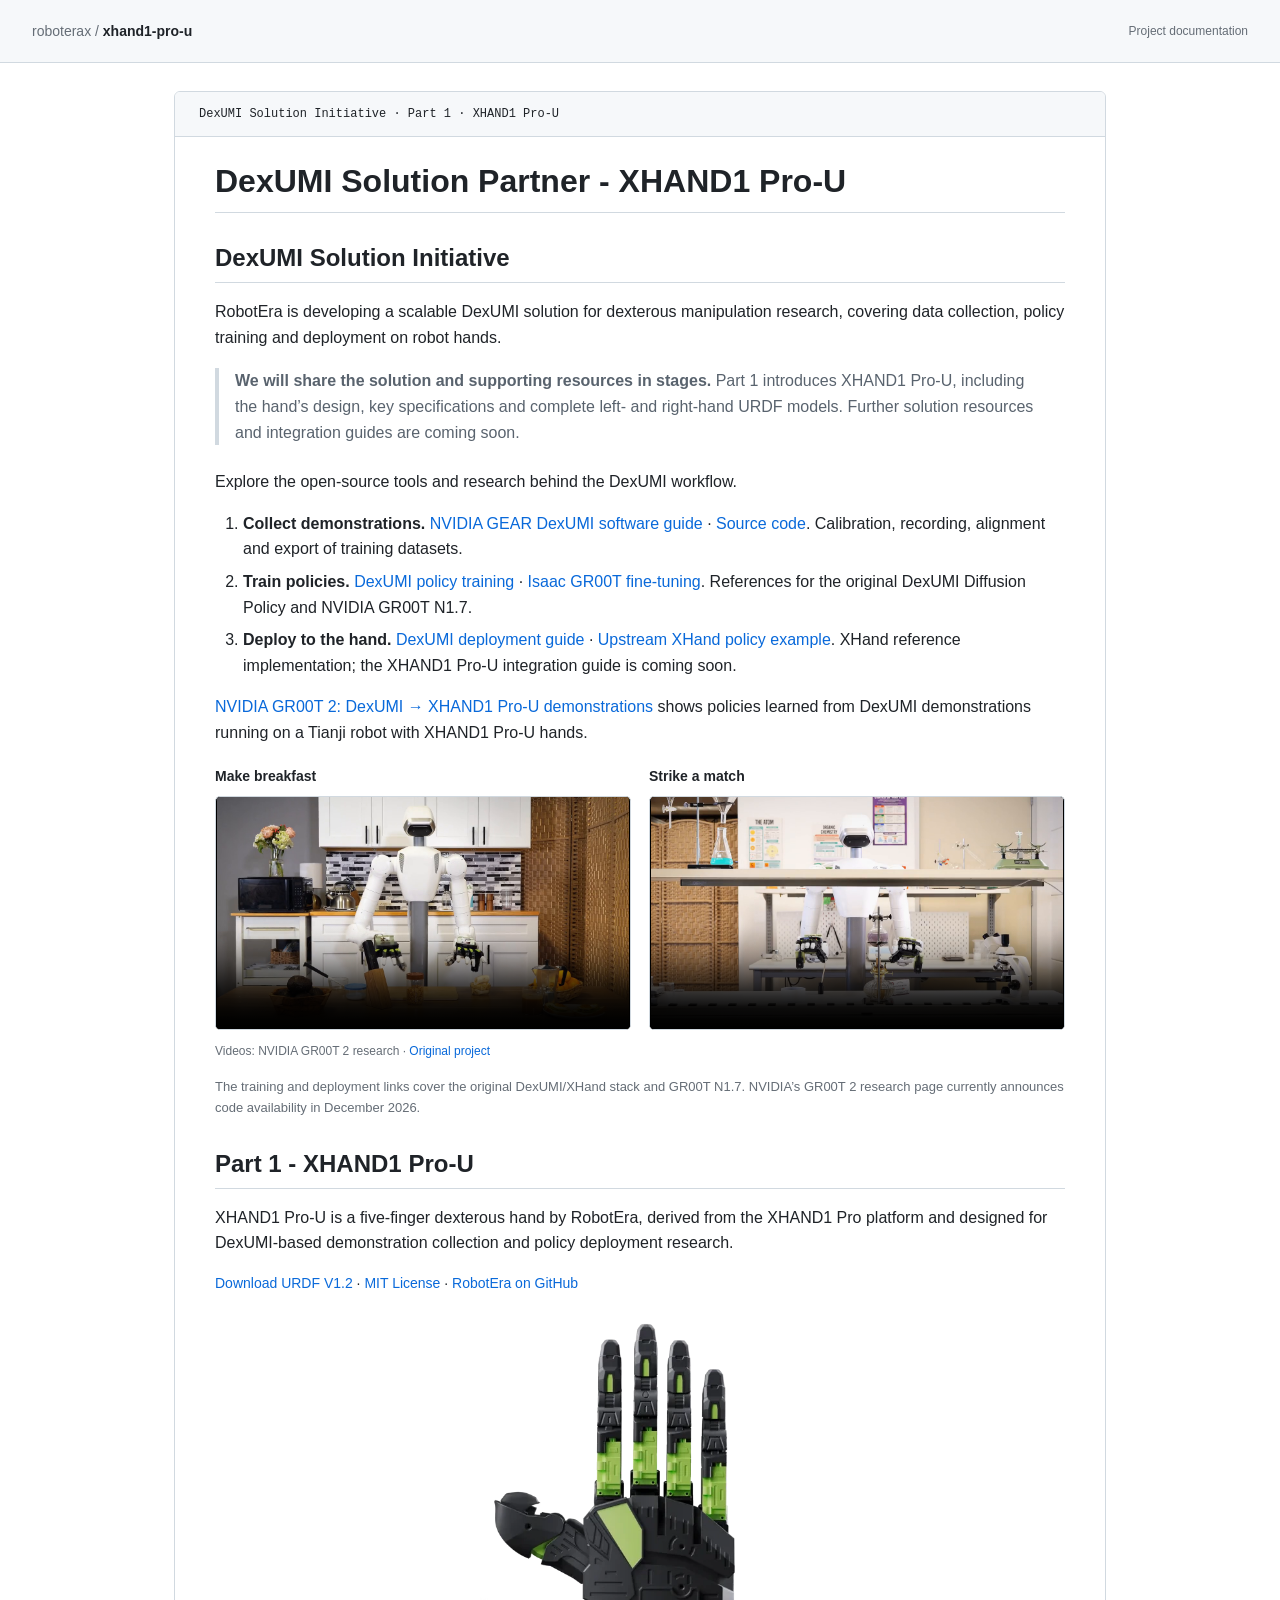
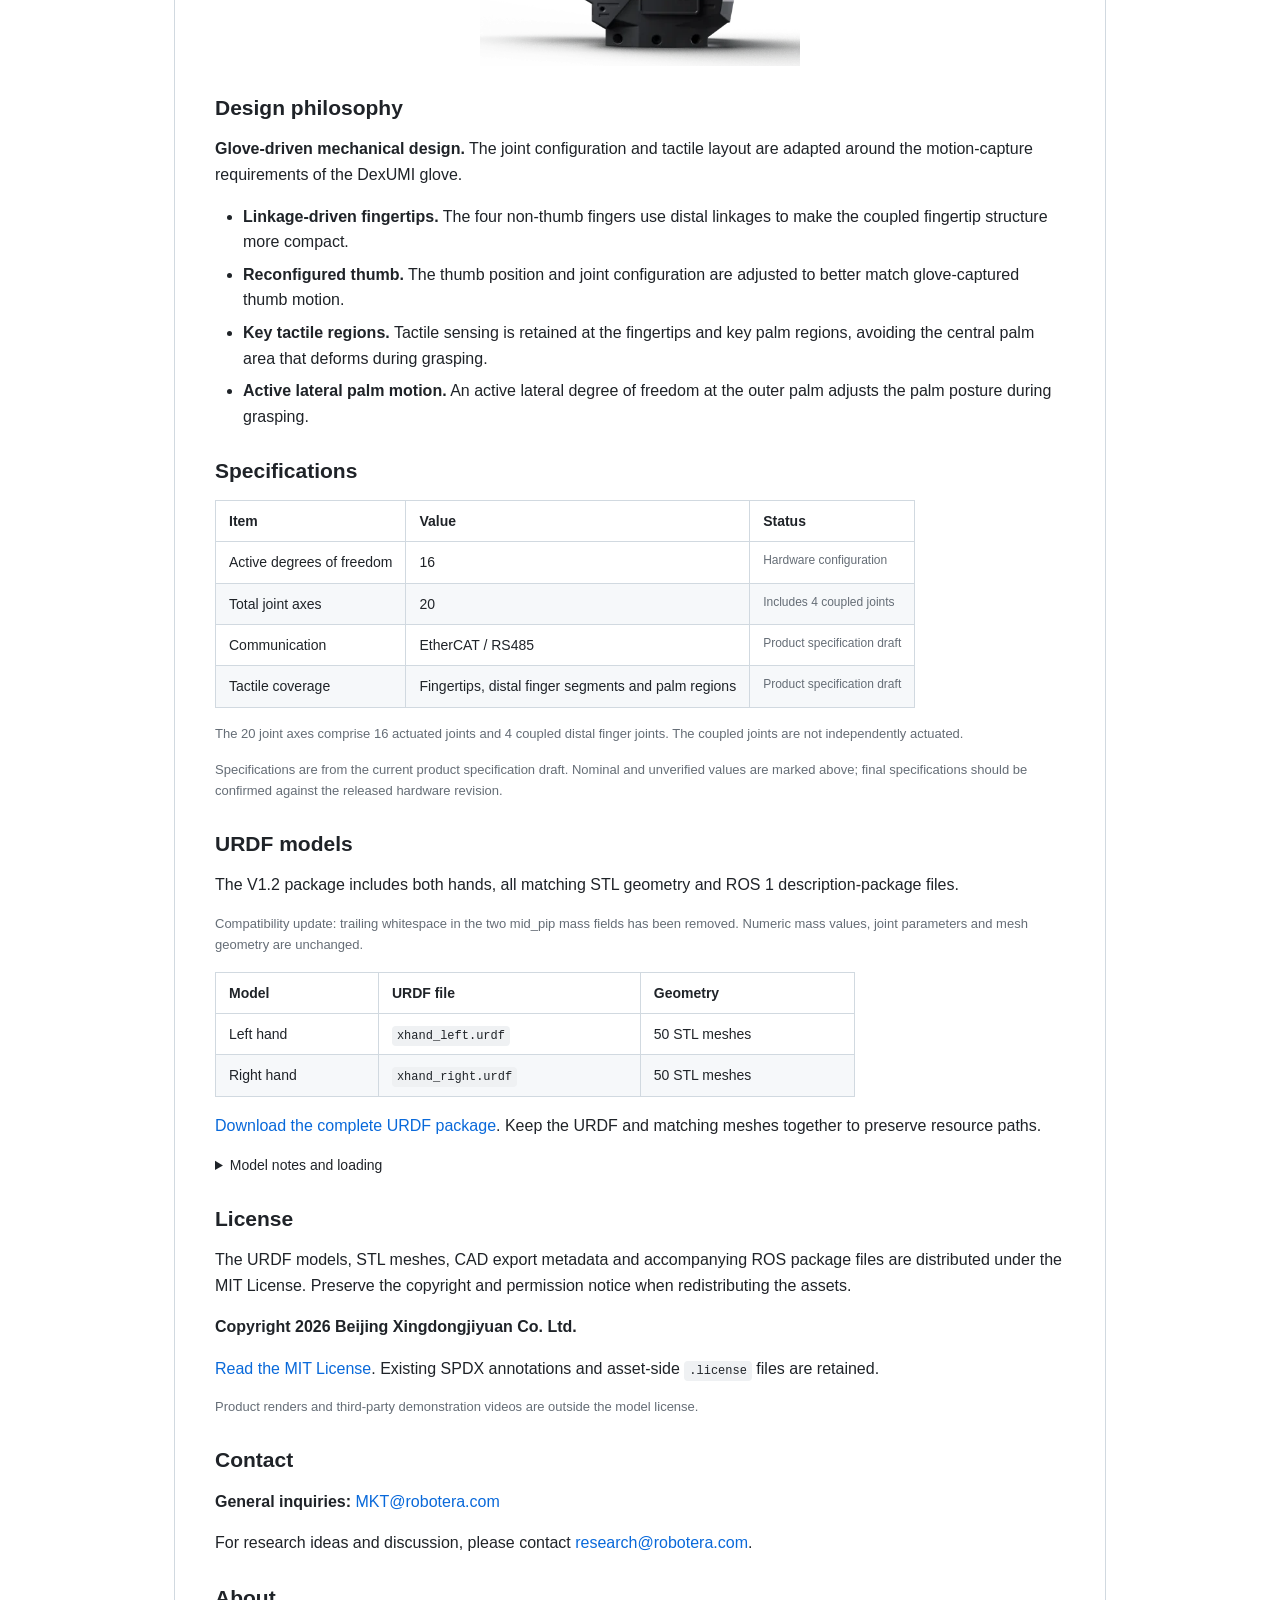
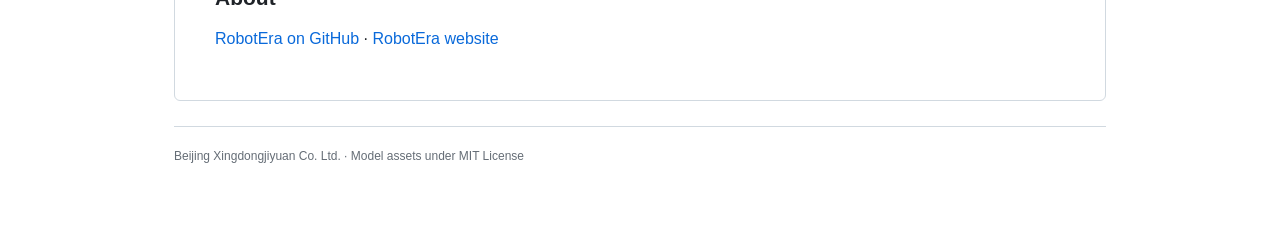
<file: docs/index.html>
<!doctype html>
<!-- SPDX-FileCopyrightText: Copyright 2026 Beijing Xingdongjiyuan Co. Ltd. -->
<!-- SPDX-License-Identifier: MIT -->
<html lang="en"><head><meta charset="utf-8"><meta name="viewport" content="width=device-width, initial-scale=1"><meta name="description" content="RobotEra’s DexUMI research initiative: a scalable solution for data collection, policy training and deployment. Part 1 introduces XHAND1 Pro-U, its URDF models and robot demonstrations."><title>DexUMI Solution Partner - XHAND1 Pro-U</title><link rel="stylesheet" href="assets/style.css?v=initiative-videos-20261110"></head><body><header class="page-header"><a class="project" href="https://github.com/roboterax"><span>roboterax / </span>xhand1-pro-u</a><span class="label">Project documentation</span></header><main class="page-wrap"><section class="document" aria-label="Project documentation"><div class="document-label">DexUMI Solution Initiative · Part 1 · XHAND1 Pro-U</div><article class="markdown-body"><h1>DexUMI Solution Partner - XHAND1 Pro-U</h1><h2 id="initiative">DexUMI Solution Initiative</h2><p>RobotEra is developing a scalable DexUMI solution for dexterous manipulation research, covering data collection, policy training and deployment on robot hands.</p><blockquote><p><strong>We will share the solution and supporting resources in stages.</strong> Part 1 introduces XHAND1 Pro-U, including the hand’s design, key specifications and complete left- and right-hand URDF models. Further solution resources and integration guides are coming soon.</p></blockquote><p>Explore the open-source tools and research behind the DexUMI workflow.</p><ol><li><strong>Collect demonstrations.</strong> <a href="https://research.nvidia.com/labs/gear/hardware-prototypes/GEAR_DexUMI/software.html">NVIDIA GEAR DexUMI software guide</a> · <a href="https://github.com/NVlabs/GR00T-DataHardwarePrototypes/tree/main/UMIverse_software/dexumi/data_collection_scripts">Source code</a>. Calibration, recording, alignment and export of training datasets.</li><li><strong>Train policies.</strong> <a href="https://github.com/real-stanford/DexUMI#%E2%80%8D%EF%B8%8F-policy-training">DexUMI policy training</a> · <a href="https://github.com/NVIDIA/Isaac-GR00T/blob/main/getting_started/finetune_new_embodiment.md">Isaac GR00T fine-tuning</a>. References for the original DexUMI Diffusion Policy and NVIDIA GR00T N1.7.</li><li><strong>Deploy to the hand.</strong> <a href="https://dex-umi.github.io/tutorial/deployment.html">DexUMI deployment guide</a> · <a href="https://github.com/real-stanford/DexUMI/blob/main/real_script/eval_policy/eval_xhand.py">Upstream XHand policy example</a>. XHand reference implementation; the XHAND1 Pro-U integration guide is coming soon.</li></ol><p><a href="https://research.nvidia.com/labs/gear/gr00t-2/#dexumi">NVIDIA GR00T 2: DexUMI → XHAND1 Pro-U demonstrations</a> shows policies learned from DexUMI demonstrations running on a Tianji robot with XHAND1 Pro-U hands.</p><div class="demo-grid" aria-label="DexUMI policy demonstrations"><figure class="demo-video"><figcaption><strong>Make breakfast</strong></figcaption><video id="breakfast-demo" controls playsinline preload="metadata" width="1280" height="720" poster="assets/videos/dexumi_breakfast_robot.png" aria-label="Make breakfast - XHAND1 Pro-U policy demonstration"><source src="assets/videos/dexumi_breakfast_robot.mp4" type="video/mp4"><a href="assets/videos/dexumi_breakfast_robot.mp4">Watch Make breakfast</a></video></figure><figure class="demo-video"><figcaption><strong>Strike a match</strong></figcaption><video id="strike-demo" controls playsinline preload="metadata" width="1280" height="720" poster="assets/videos/dexumi_strike_robot.png" aria-label="Strike a match - XHAND1 Pro-U policy demonstration"><source src="assets/videos/dexumi_strike_robot.mp4" type="video/mp4"><a href="assets/videos/dexumi_strike_robot.mp4">Watch Strike a match</a></video></figure></div><p class="demo-credit">Videos: NVIDIA GR00T 2 research · <a href="https://research.nvidia.com/labs/gear/gr00t-2/#dexumi">Original project</a></p><p class="note">The training and deployment links cover the original DexUMI/XHand stack and GR00T N1.7. NVIDIA’s GR00T 2 research page currently announces code availability in December 2026.</p><h2 id="part-1">Part 1 - XHAND1 Pro-U</h2><p>XHAND1 Pro-U is a five-finger dexterous hand by RobotEra, derived from the XHAND1 Pro platform and designed for DexUMI-based demonstration collection and policy deployment research.</p><p class="quicklinks"><a href="downloads/XHAND1ProU_urdf_V1.2_MIT_compat.zip" download>Download URDF V1.2</a> · <a href="license.html">MIT License</a> · <a href="https://github.com/roboterax">RobotEra on GitHub</a></p><img class="product-image" src="assets/hand-back-readme.webp" width="320" height="356" alt="XHAND1 Pro-U product render — back view"><h3 id="design">Design philosophy</h3><p><strong>Glove-driven mechanical design.</strong> The joint configuration and tactile layout are adapted around the motion-capture requirements of the DexUMI glove.</p><ul><li><strong>Linkage-driven fingertips.</strong> The four non-thumb fingers use distal linkages to make the coupled fingertip structure more compact.</li><li><strong>Reconfigured thumb.</strong> The thumb position and joint configuration are adjusted to better match glove-captured thumb motion.</li><li><strong>Key tactile regions.</strong> Tactile sensing is retained at the fingertips and key palm regions, avoiding the central palm area that deforms during grasping.</li><li><strong>Active lateral palm motion.</strong> An active lateral degree of freedom at the outer palm adjusts the palm posture during grasping.</li></ul><h3 id="specifications">Specifications</h3><div class="table-scroll"><table><thead><tr><th scope="col">Item</th><th scope="col">Value</th><th scope="col">Status</th></tr></thead><tbody><tr><th scope="row">Active degrees of freedom</th><td>16</td><td class="status">Hardware configuration</td></tr><tr><th scope="row">Total joint axes</th><td>20</td><td class="status">Includes 4 coupled joints</td></tr><tr><th scope="row">Communication</th><td>EtherCAT / RS485</td><td class="status">Product specification draft</td></tr><tr><th scope="row">Tactile coverage</th><td>Fingertips, distal finger segments and palm regions</td><td class="status">Product specification draft</td></tr></tbody></table></div><p class="note">The 20 joint axes comprise 16 actuated joints and 4 coupled distal finger joints. The coupled joints are not independently actuated.</p><p class="note">Specifications are from the current product specification draft. Nominal and unverified values are marked above; final specifications should be confirmed against the released hardware revision.</p><h3 id="urdf">URDF models</h3><p>The V1.2 package includes both hands, all matching STL geometry and ROS 1 description-package files.</p><p class="note">Compatibility update: trailing whitespace in the two mid_pip mass fields has been removed. Numeric mass values, joint parameters and mesh geometry are unchanged.</p><div class="table-scroll"><table><thead><tr><th scope="col">Model</th><th scope="col">URDF file</th><th scope="col">Geometry</th></tr></thead><tbody><tr><th scope="row">Left hand</th><td><code>xhand_left.urdf</code></td><td>50 STL meshes</td></tr><tr><th scope="row">Right hand</th><td><code>xhand_right.urdf</code></td><td>50 STL meshes</td></tr></tbody></table></div><p><a href="downloads/XHAND1ProU_urdf_V1.2_MIT_compat.zip" download>Download the complete URDF package</a>. Keep the URDF and matching meshes together to preserve resource paths.</p><details><summary>Model notes and loading</summary><p>Each URDF contains 50 links and 49 joints (20 revolute and 29 fixed). The companion kinematics configuration identifies 16 actuated joints and 4 coupled distal finger joints. The four coupling constraints are not encoded in the standalone URDF.</p><p>Place <code>xhand_left</code> and <code>xhand_right</code> in a ROS 1 catkin workspace’s source directory, build, and source the workspace so that <code>package://</code> mesh paths resolve.</p><p>The supplied launch files have <a href="known-issues.html">known configuration issues</a>. ROS/Gazebo and NVIDIA simulator runtime compatibility has not been validated for this release.</p></details><h3 id="license">License</h3><p>The URDF models, STL meshes, CAD export metadata and accompanying ROS package files are distributed under the MIT License. Preserve the copyright and permission notice when redistributing the assets.</p><p><strong>Copyright 2026 Beijing Xingdongjiyuan Co. Ltd.</strong></p><p><a href="license.html">Read the MIT License</a>. Existing SPDX annotations and asset-side <code>.license</code> files are retained.</p><p class="note">Product renders and third-party demonstration videos are outside the model license.</p><h3 id="contact">Contact</h3><p><strong>General inquiries:</strong> <a href="mailto:MKT@robotera.com">MKT@robotera.com</a></p><p>For research ideas and discussion, please contact <a href="mailto:research@robotera.com">research@robotera.com</a>.</p><h3>About</h3><p><a href="https://github.com/roboterax">RobotEra on GitHub</a> · <a href="https://www.robotera.com/">RobotEra website</a></p></article></section><footer class="page-footer">Beijing Xingdongjiyuan Co. Ltd. · Model assets under MIT License</footer></main></body></html>
</file>
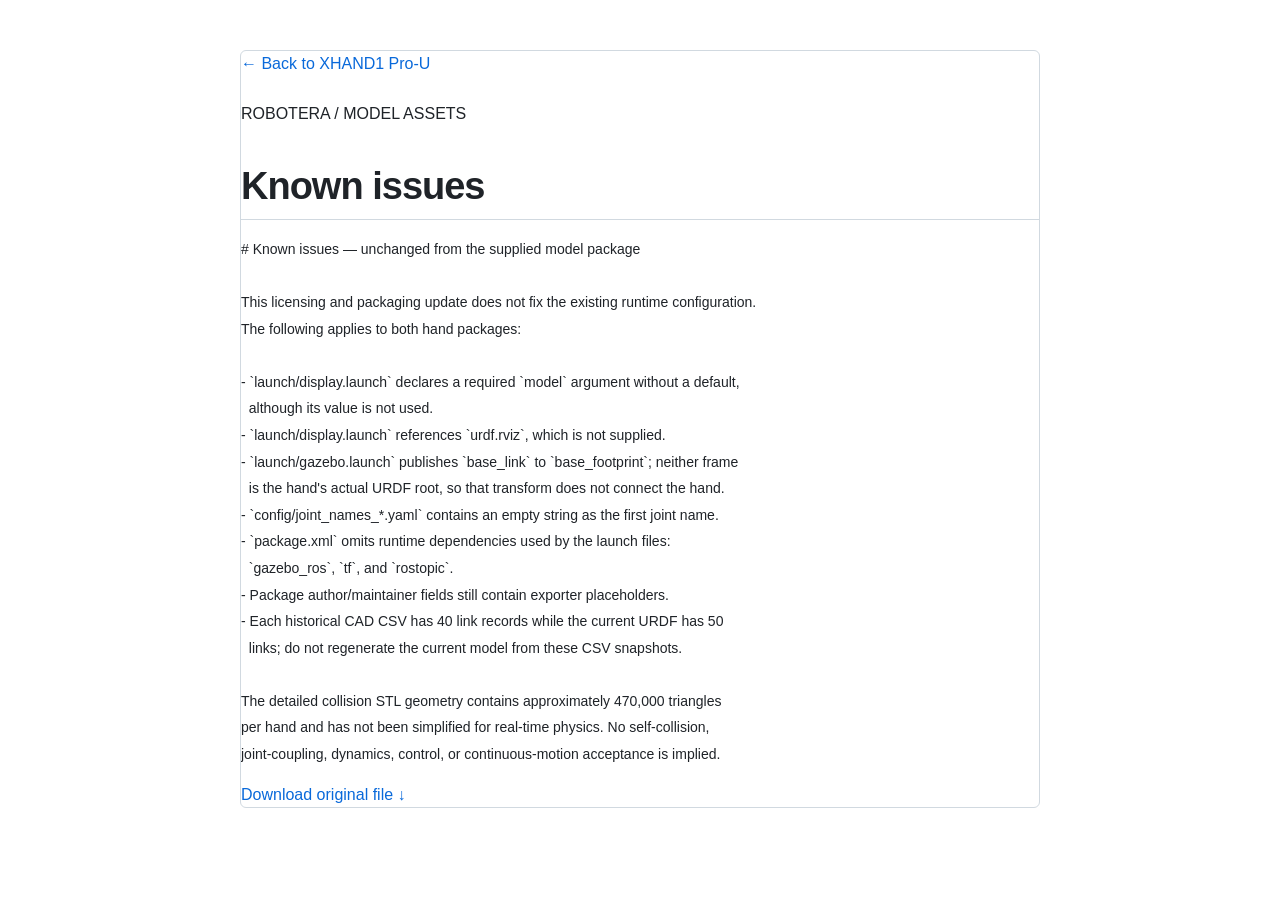
<file: docs/known-issues.html>
<!doctype html>
<!-- SPDX-FileCopyrightText: Copyright 2026 Beijing Xingdongjiyuan Co. Ltd. -->
<!-- SPDX-License-Identifier: MIT -->
<html lang="en"><head><meta charset="utf-8"><meta name="viewport" content="width=device-width, initial-scale=1"><title>Known issues — XHAND1 Pro-U</title><link rel="stylesheet" href="assets/style.css"><style>.document{max-width:800px;margin:50px auto 70px}.document h1{font-size:38px;letter-spacing:-1px;line-height:1.2;margin-top:38px}.document pre{font-family:inherit;font-size:14px;line-height:1.9;white-space:pre-wrap;overflow-wrap:anywhere;color:var(--muted)}.document .eyebrow{margin-top:24px}@media(max-width:700px){.document h1{font-size:30px}}</style></head><body><main class="wrap document"><a class="text-link" href="./">← Back to XHAND1 Pro-U</a><p class="eyebrow">ROBOTERA / MODEL ASSETS</p><h1>Known issues</h1><pre># Known issues — unchanged from the supplied model package

This licensing and packaging update does not fix the existing runtime configuration.
The following applies to both hand packages:

- `launch/display.launch` declares a required `model` argument without a default,
  although its value is not used.
- `launch/display.launch` references `urdf.rviz`, which is not supplied.
- `launch/gazebo.launch` publishes `base_link` to `base_footprint`; neither frame
  is the hand&#x27;s actual URDF root, so that transform does not connect the hand.
- `config/joint_names_*.yaml` contains an empty string as the first joint name.
- `package.xml` omits runtime dependencies used by the launch files:
  `gazebo_ros`, `tf`, and `rostopic`.
- Package author/maintainer fields still contain exporter placeholders.
- Each historical CAD CSV has 40 link records while the current URDF has 50
  links; do not regenerate the current model from these CSV snapshots.

The detailed collision STL geometry contains approximately 470,000 triangles
per hand and has not been simplified for real-time physics. No self-collision,
joint-coupling, dynamics, control, or continuous-motion acceptance is implied.
</pre><a class="text-link" href="KNOWN_ISSUES.md" download>Download original file ↓</a></main></body></html>
</file>
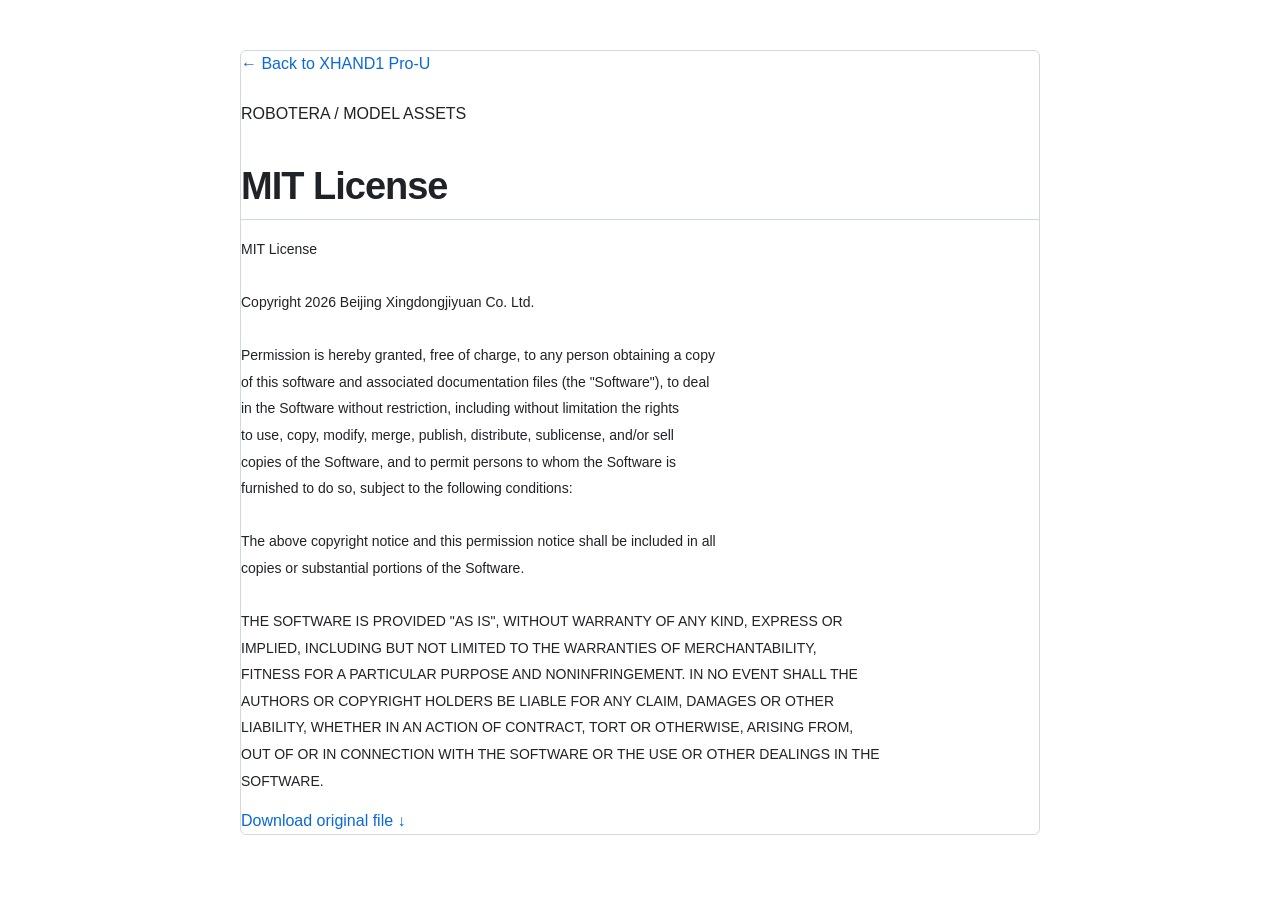
<file: docs/license.html>
<!doctype html>
<!-- SPDX-FileCopyrightText: Copyright 2026 Beijing Xingdongjiyuan Co. Ltd. -->
<!-- SPDX-License-Identifier: MIT -->
<html lang="en"><head><meta charset="utf-8"><meta name="viewport" content="width=device-width, initial-scale=1"><title>MIT License — XHAND1 Pro-U</title><link rel="stylesheet" href="assets/style.css"><style>.document{max-width:800px;margin:50px auto 70px}.document h1{font-size:38px;letter-spacing:-1px;line-height:1.2;margin-top:38px}.document pre{font-family:inherit;font-size:14px;line-height:1.9;white-space:pre-wrap;overflow-wrap:anywhere;color:var(--muted)}.document .eyebrow{margin-top:24px}@media(max-width:700px){.document h1{font-size:30px}}</style></head><body><main class="wrap document"><a class="text-link" href="./">← Back to XHAND1 Pro-U</a><p class="eyebrow">ROBOTERA / MODEL ASSETS</p><h1>MIT License</h1><pre>MIT License

Copyright 2026 Beijing Xingdongjiyuan Co. Ltd.

Permission is hereby granted, free of charge, to any person obtaining a copy
of this software and associated documentation files (the &quot;Software&quot;), to deal
in the Software without restriction, including without limitation the rights
to use, copy, modify, merge, publish, distribute, sublicense, and/or sell
copies of the Software, and to permit persons to whom the Software is
furnished to do so, subject to the following conditions:

The above copyright notice and this permission notice shall be included in all
copies or substantial portions of the Software.

THE SOFTWARE IS PROVIDED &quot;AS IS&quot;, WITHOUT WARRANTY OF ANY KIND, EXPRESS OR
IMPLIED, INCLUDING BUT NOT LIMITED TO THE WARRANTIES OF MERCHANTABILITY,
FITNESS FOR A PARTICULAR PURPOSE AND NONINFRINGEMENT. IN NO EVENT SHALL THE
AUTHORS OR COPYRIGHT HOLDERS BE LIABLE FOR ANY CLAIM, DAMAGES OR OTHER
LIABILITY, WHETHER IN AN ACTION OF CONTRACT, TORT OR OTHERWISE, ARISING FROM,
OUT OF OR IN CONNECTION WITH THE SOFTWARE OR THE USE OR OTHER DEALINGS IN THE
SOFTWARE.
</pre><a class="text-link" href="LICENSE" download>Download original file ↓</a></main></body></html>
</file>
<file: docs/assets/style.css>
/* SPDX-FileCopyrightText: Copyright 2026 Beijing Xingdongjiyuan Co. Ltd. */
/* SPDX-License-Identifier: MIT */
*{box-sizing:border-box}html{scroll-padding-top:20px}body{margin:0;color:#1f2328;background:#fff;font:16px/1.6 -apple-system,BlinkMacSystemFont,"Segoe UI",Arial,sans-serif}a{color:#0969da;text-decoration:none}a:hover{text-decoration:underline}a:focus-visible,summary:focus-visible{outline:2px solid #0969da;outline-offset:4px}.page-header{border-bottom:1px solid #d1d9e0;background:#f6f8fa;padding:20px 32px;display:flex;align-items:center;justify-content:space-between;gap:20px;font-size:14px}.page-header .project{color:#1f2328;font-weight:600}.page-header .project span{font-weight:400;color:#656d76}.page-header .label{font-size:12px;color:#656d76}.page-wrap{max-width:980px;margin:28px auto 48px;padding:0 24px}.document{border:1px solid #d1d9e0;border-radius:6px;overflow:hidden}.document-label{padding:13px 24px;border-bottom:1px solid #d1d9e0;background:#f6f8fa;font:12px/1.5 ui-monospace,SFMono-Regular,Consolas,monospace}.markdown-body{padding:24px 40px 32px}h1,h2{line-height:1.3;font-weight:600;border-bottom:1px solid #d1d9e0;padding-bottom:9px}h1{font-size:32px;margin:0 0 16px}h2{font-size:24px;margin:29px 0 16px}p{margin:0 0 16px}.product-image{display:block;max-width:100%;height:auto;margin:0 auto 14px}ul,ol{padding-left:28px;margin:0 0 16px}li{margin:7px 0}table{border-collapse:collapse;font-size:14px;margin:0 0 16px;min-width:640px;max-width:100%;text-align:left}td,th{border:1px solid #d1d9e0;padding:9px 13px;vertical-align:top}thead th{font-weight:600}tbody th{font-weight:400;white-space:nowrap}tbody tr:nth-child(2n){background:#f6f8fa}.status{color:#656d76;font-size:12px;min-width:145px}.table-scroll{max-width:100%;overflow-x:auto}.note{font-size:13px;color:#656d76}.quicklinks{font-size:14px}code{font:12px/1.5 ui-monospace,SFMono-Regular,Consolas,monospace;background:#eff1f3;border-radius:4px;padding:3px 5px}details{font-size:14px;margin:16px 0;color:#424a53}summary{cursor:pointer;max-width:fit-content;color:#1f2328}details p:first-of-type{margin-top:14px}.page-footer{border-top:1px solid #d1d9e0;padding:20px 0;color:#656d76;font-size:12px;margin-top:25px}.sr-only{position:absolute;width:1px;height:1px;overflow:hidden;clip-path:inset(50%)}.repo-tabs{border-bottom:1px solid #d1d9e0;background:#f6f8fa;padding:10px 32px;font-size:14px}.repo-tabs span{display:inline-block;padding:8px 15px;border-bottom:2px solid #fd8c73}.repo-files{border:1px solid #d1d9e0;border-radius:6px;margin-bottom:20px;overflow:hidden}.repo-files .branch{background:#f6f8fa;font:12px/1.6 monospace;padding:11px 16px}.file-row{display:grid;grid-template-columns:185px 1fr;border-top:1px solid #d1d9e0;padding:9px 16px;font-size:13px}.file-row span:last-child{color:#656d76}.file-row strong{font-weight:400}.draft-banner{font-size:12px;color:#656d76;margin-bottom:16px}@media(max-width:700px){body{font-size:15px}.page-header{padding:16px 20px;align-items:flex-start}.page-header .label{max-width:100px;text-align:right}.page-wrap{padding:0 12px;margin-top:16px}.markdown-body{padding:20px}h1{font-size:27px}h2{font-size:22px}table{font-size:13px}.product-image{width:320px}.file-row{grid-template-columns:115px 1fr;font-size:11px}.repo-tabs{padding-left:12px}}
blockquote{margin:18px 0 24px;padding:0 16px;color:#59636e;border-left:4px solid #d1d9e0}blockquote p{margin:0}

/* DexUMI demonstration media */
.markdown-body h3{font-size:21px;line-height:1.35;font-weight:600;margin:28px 0 14px}
.demo-grid{display:grid;grid-template-columns:repeat(2,minmax(0,1fr));gap:18px;margin:20px 0 12px}
.demo-video{margin:0;min-width:0}.demo-video figcaption{font-size:14px;margin:0 0 8px}
.demo-video video,.demo-video img{display:block;width:100%;height:auto;aspect-ratio:16/9;object-fit:contain;background:#000;border:1px solid #d1d9e0;border-radius:5px}
.demo-video a{display:block}.demo-credit{font-size:12px;color:#656d76}
@media(max-width:700px){.demo-grid{grid-template-columns:1fr}}
/* End DexUMI demonstration media */
</file>
